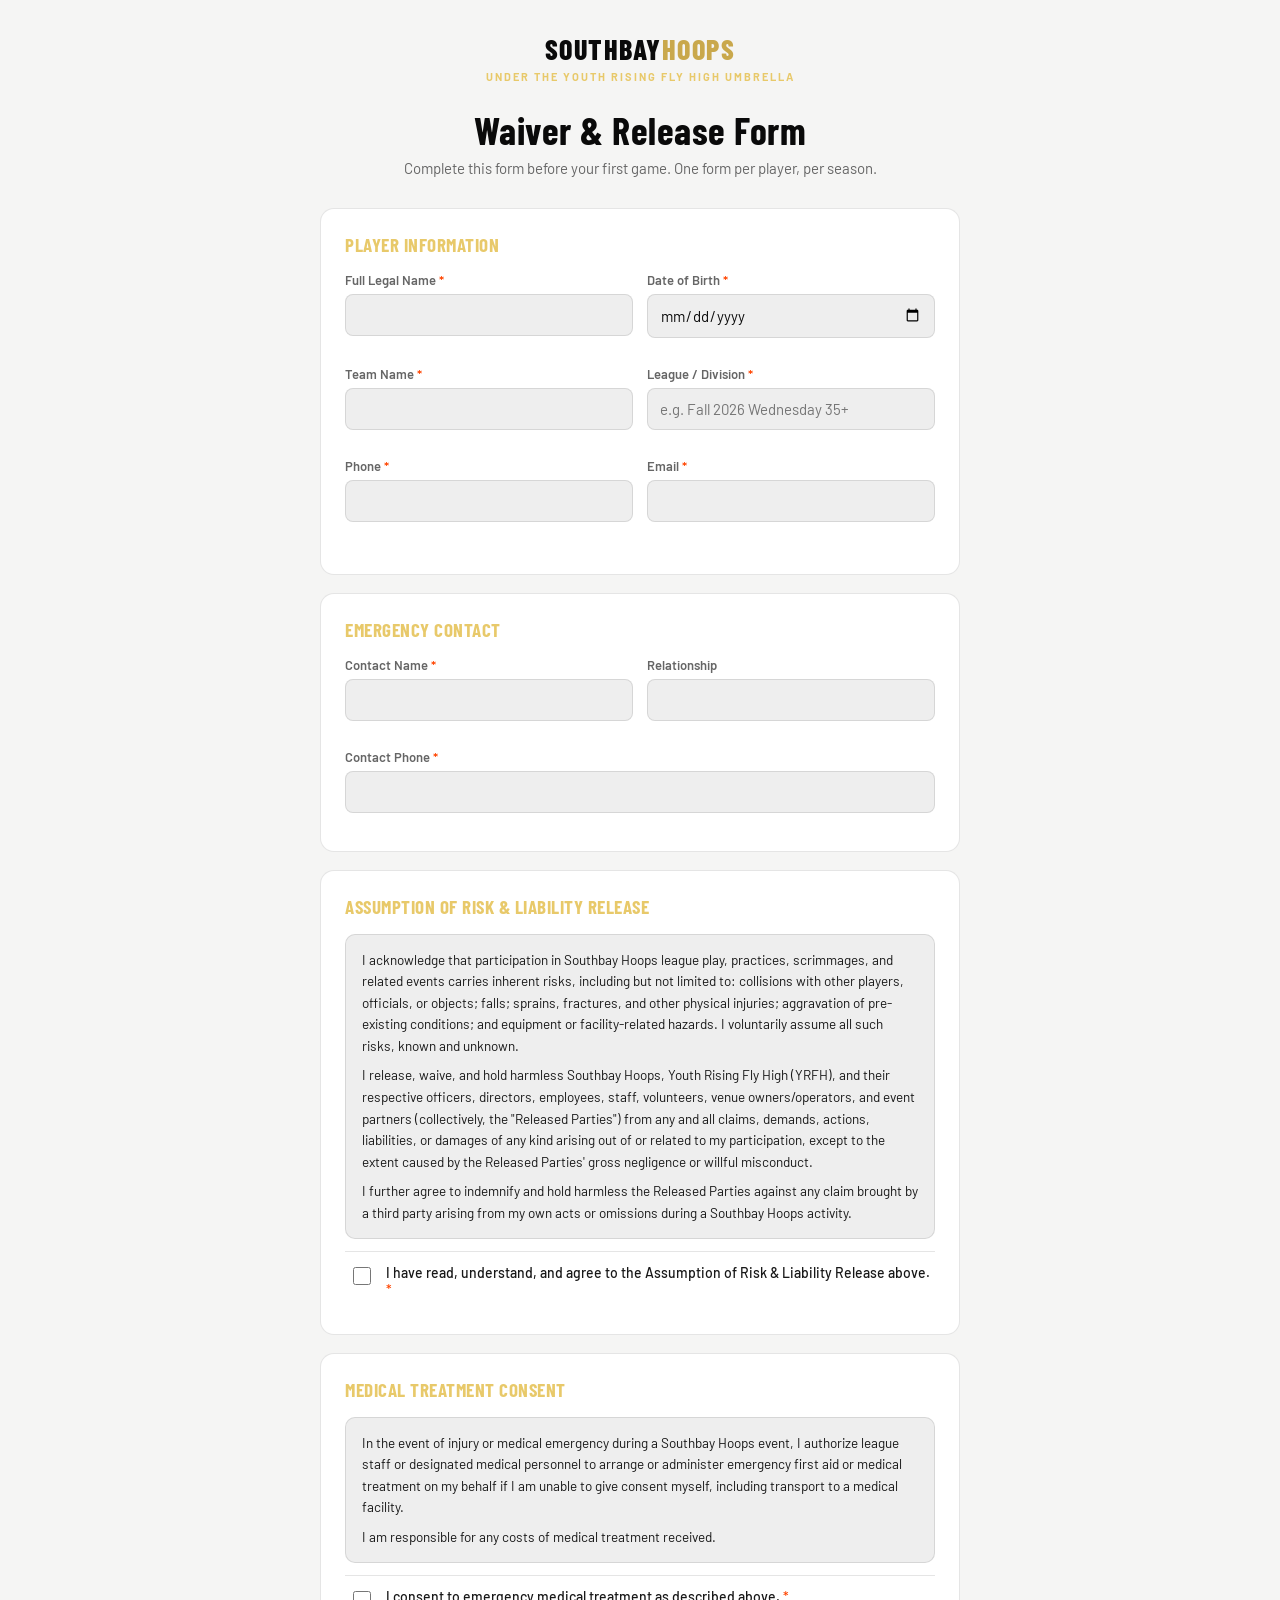
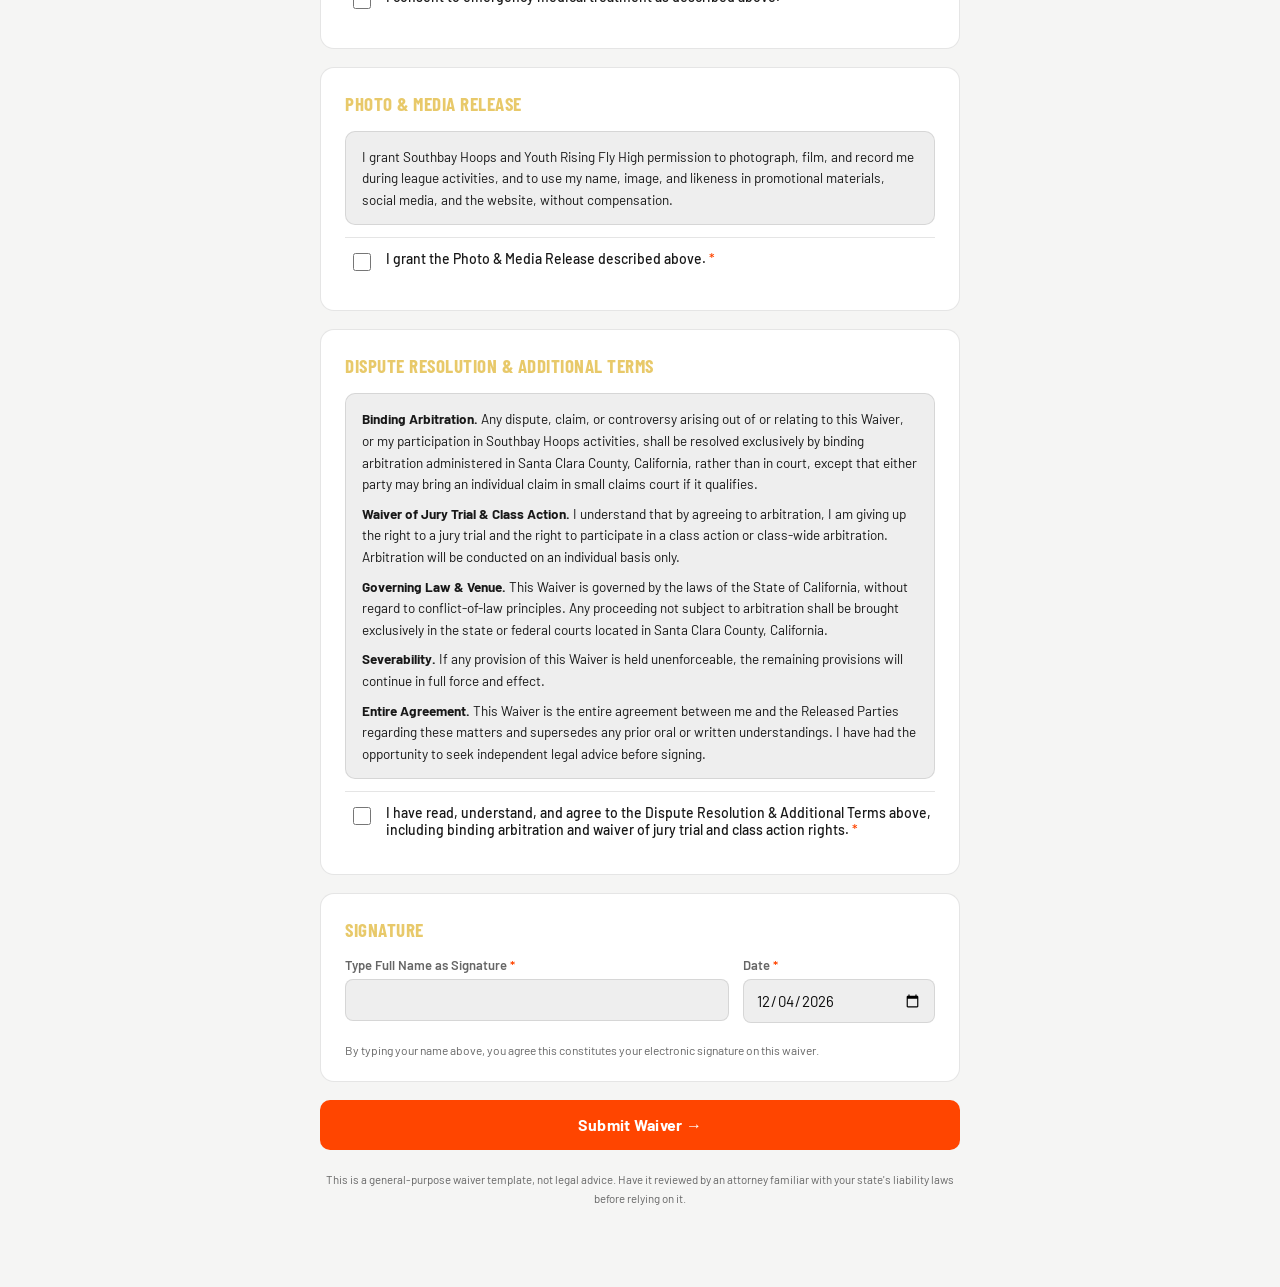
<file: waiver_index.html>
<!DOCTYPE html>
<html lang="en">
<head>
<meta charset="UTF-8">
<meta name="viewport" content="width=device-width, initial-scale=1.0">
<link rel="icon" type="image/png" sizes="32x32" href="[data-uri]">
<link rel="icon" type="image/png" sizes="64x64" href="[data-uri]">
<link rel="apple-touch-icon" sizes="180x180" href="[data-uri]">
<title>Southbay Hoops — Waiver & Release Form</title>
<link rel="preconnect" href="https://fonts.googleapis.com">
<link rel="preconnect" href="https://fonts.gstatic.com" crossorigin>
<link href="https://fonts.googleapis.com/css2?family=Barlow:wght@400;500;600;700;800&family=Barlow+Condensed:wght@600;700&display=swap" rel="stylesheet">
<style>
  :root{
    --orange:#FF4500;
    --orange2:#cc3700;
    --gold:#C9A84C;
    --gold2:#E8C96A;
    --dark:#0a0a0a;
    --dark2:#111;
    --dark3:#161616;
    --dark4:#1e1e1e;
    --muted:#8a8a8a;
    --light:#f0f0f0;
    --white:#fff;
    --green:#22c55e;
    --red:#ef4444;
    --border: rgba(255,255,255,0.08);
  }
  :root:not([data-theme="light"]){
    color-scheme: dark;
  }
  :root[data-theme="light"]{
    --dark:#f5f5f4; --dark2:#fff; --dark3:#fff; --dark4:#eee;
    --light:#181818; --white:#0a0a0a; --border: rgba(0,0,0,0.1); --muted:#666;
    color-scheme: light;
  }
  @media (prefers-color-scheme: light){
    :root:not([data-theme="dark"]){
      --dark:#f5f5f4; --dark2:#fff; --dark3:#fff; --dark4:#eee;
      --light:#181818; --white:#0a0a0a; --border: rgba(0,0,0,0.1); --muted:#666;
      color-scheme: light;
    }
  }
  *{box-sizing:border-box;}
  body{
    margin:0; background:var(--dark); color:var(--light);
    font-family:'Barlow', sans-serif; min-height:100vh;
    padding: 32px 16px 80px;
  }
  .wrap{max-width:640px; margin:0 auto;}
  .brand{text-align:center; margin-bottom:24px;}
  .brand .logo{font-family:'Barlow Condensed',sans-serif; font-size:28px; font-weight:800; letter-spacing:1.5px; color:var(--white);}
  .brand .logo span{color:var(--gold);}
  .brand .eyebrow{font-size:11px; font-weight:700; letter-spacing:2px; text-transform:uppercase; color:var(--gold2); margin-top:4px;}
  h1{
    font-family:'Barlow Condensed',sans-serif; font-size: clamp(28px,6vw,38px); font-weight:700;
    letter-spacing:0.5px; margin: 8px 0 4px; color:var(--white); text-align:center;
  }
  .sub{color:var(--muted); text-align:center; font-size:15px; margin-bottom:28px; line-height:1.5;}
  .card{
    background:var(--dark3); border:1px solid var(--border); border-radius:14px;
    padding:24px; margin-bottom:18px;
  }
  .card h2{
    font-family:'Barlow Condensed',sans-serif; font-size:19px; letter-spacing:0.5px;
    color:var(--gold2); margin:0 0 16px; text-transform:uppercase; font-weight:700;
    display:flex; align-items:center; gap:8px;
  }
  .row{display:grid; grid-template-columns:1fr 1fr; gap:14px; margin-bottom:14px;}
  @media (max-width:520px){ .row{grid-template-columns:1fr;} }
  label{display:block; font-size:13px; font-weight:600; color:var(--muted); margin-bottom:6px;}
  input[type=text], input[type=email], input[type=tel], input[type=date], select{
    width:100%; padding:11px 12px; border-radius:8px; border:1px solid var(--border);
    background:var(--dark4); color:var(--white); font-family:inherit; font-size:15px;
  }
  input:focus, select:focus{outline:none; border-color:var(--gold);}
  .field{margin-bottom:14px;}
  .clause{
    background:var(--dark4); border:1px solid var(--border); border-radius:10px;
    padding:14px 16px; font-size:13.5px; line-height:1.6; color:var(--light); margin-bottom:12px;
  }
  .clause p{margin:0 0 8px;}
  .clause p:last-child{margin-bottom:0;}
  .check-row{
    display:flex; gap:12px; align-items:flex-start; padding:12px 4px;
    border-top:1px solid var(--border);
  }
  .check-row input{margin-top:3px; width:18px; height:18px; accent-color:var(--orange); flex-shrink:0;}
  .check-row label{font-size:14px; font-weight:500; color:var(--light); margin:0; cursor:pointer;}
  .sig-row{display:grid; grid-template-columns:2fr 1fr; gap:14px;}
  @media (max-width:520px){ .sig-row{grid-template-columns:1fr;} }
  .sig-note{font-size:12px; color:var(--muted); margin-top:6px;}
  .err{color:var(--red); font-size:13px; margin-top:6px; display:none;}
  .btn{
    width:100%; padding:15px; border-radius:10px; border:none; cursor:pointer;
    font-family:inherit; font-size:16px; font-weight:700; letter-spacing:0.3px;
    background:var(--orange); color:#fff; transition:background .15s, transform .1s;
  }
  .btn:hover{background:var(--orange2);}
  .btn:active{transform:translateY(1px);}
  .btn-secondary{
    width:100%; padding:13px; border-radius:10px; border:1px solid var(--border);
    background:transparent; color:var(--light); font-family:inherit; font-size:14.5px;
    font-weight:600; cursor:pointer; margin-top:10px;
  }
  .btn-secondary:hover{background:var(--dark4);}
  .disclaimer{font-size:11.5px; color:var(--muted); text-align:center; margin-top:20px; line-height:1.6;}
  #confirmScreen{display:none;}
  .confirm-icon{
    width:56px; height:56px; border-radius:50%; background:rgba(34,197,94,0.12);
    display:flex; align-items:center; justify-content:center; margin:0 auto 16px;
    color:var(--green); font-size:28px;
  }
  .summary-box{
    background:var(--dark4); border:1px solid var(--border); border-radius:10px;
    padding:16px; font-size:13px; line-height:1.7; white-space:pre-wrap; color:var(--light);
    max-height:360px; overflow-y:auto; font-family: ui-monospace, Menlo, monospace;
  }
  .required{color:var(--orange);}
</style>
</head>
<body>
<div class="wrap">

  <div id="formScreen">
    <div class="brand">
      <div class="logo">SOUTHBAY<span>HOOPS</span></div>
      <div class="eyebrow">Under the Youth Rising Fly High umbrella</div>
    </div>
    <h1>Waiver &amp; Release Form</h1>
    <div class="sub">Complete this form before your first game. One form per player, per season.</div>

    <form id="waiverForm" novalidate>

      <div class="card">
        <h2>Player Information</h2>
        <div class="row">
          <div class="field">
            <label>Full Legal Name <span class="required">*</span></label>
            <input type="text" id="playerName" required>
          </div>
          <div class="field">
            <label>Date of Birth <span class="required">*</span></label>
            <input type="date" id="dob" required>
          </div>
        </div>
        <div class="row">
          <div class="field">
            <label>Team Name <span class="required">*</span></label>
            <input type="text" id="teamName" required>
          </div>
          <div class="field">
            <label>League / Division <span class="required">*</span></label>
            <input type="text" id="division" placeholder="e.g. Fall 2026 Wednesday 35+" required>
          </div>
        </div>
        <div class="row">
          <div class="field">
            <label>Phone <span class="required">*</span></label>
            <input type="tel" id="phone" required>
          </div>
          <div class="field">
            <label>Email <span class="required">*</span></label>
            <input type="email" id="email" required>
          </div>
        </div>
      </div>

      <div class="card">
        <h2>Emergency Contact</h2>
        <div class="row">
          <div class="field">
            <label>Contact Name <span class="required">*</span></label>
            <input type="text" id="ecName" required>
          </div>
          <div class="field">
            <label>Relationship</label>
            <input type="text" id="ecRelation">
          </div>
        </div>
        <div class="field">
          <label>Contact Phone <span class="required">*</span></label>
          <input type="tel" id="ecPhone" required>
        </div>
      </div>

      <div class="card">
        <h2>Assumption of Risk &amp; Liability Release</h2>
        <div class="clause">
          <p>I acknowledge that participation in Southbay Hoops league play, practices, scrimmages, and related events carries inherent risks, including but not limited to: collisions with other players, officials, or objects; falls; sprains, fractures, and other physical injuries; aggravation of pre-existing conditions; and equipment or facility-related hazards. I voluntarily assume all such risks, known and unknown.</p>
          <p>I release, waive, and hold harmless Southbay Hoops, Youth Rising Fly High (YRFH), and their respective officers, directors, employees, staff, volunteers, venue owners/operators, and event partners (collectively, the "Released Parties") from any and all claims, demands, actions, liabilities, or damages of any kind arising out of or related to my participation, except to the extent caused by the Released Parties' gross negligence or willful misconduct.</p>
          <p>I further agree to indemnify and hold harmless the Released Parties against any claim brought by a third party arising from my own acts or omissions during a Southbay Hoops activity.</p>
        </div>
        <div class="check-row">
          <input type="checkbox" id="agreeLiability" required>
          <label for="agreeLiability">I have read, understand, and agree to the Assumption of Risk &amp; Liability Release above. <span class="required">*</span></label>
        </div>
      </div>

      <div class="card">
        <h2>Medical Treatment Consent</h2>
        <div class="clause">
          <p>In the event of injury or medical emergency during a Southbay Hoops event, I authorize league staff or designated medical personnel to arrange or administer emergency first aid or medical treatment on my behalf if I am unable to give consent myself, including transport to a medical facility.</p>
          <p>I am responsible for any costs of medical treatment received.</p>
        </div>
        <div class="check-row">
          <input type="checkbox" id="agreeMedical" required>
          <label for="agreeMedical">I consent to emergency medical treatment as described above. <span class="required">*</span></label>
        </div>
      </div>

      <div class="card">
        <h2>Photo &amp; Media Release</h2>
        <div class="clause">
          <p>I grant Southbay Hoops and Youth Rising Fly High permission to photograph, film, and record me during league activities, and to use my name, image, and likeness in promotional materials, social media, and the website, without compensation.</p>
        </div>
        <div class="check-row">
          <input type="checkbox" id="agreePhoto" required>
          <label for="agreePhoto">I grant the Photo &amp; Media Release described above. <span class="required">*</span></label>
        </div>
      </div>

      <div class="card">
        <h2>Dispute Resolution &amp; Additional Terms</h2>
        <div class="clause">
          <p><strong>Binding Arbitration.</strong> Any dispute, claim, or controversy arising out of or relating to this Waiver, or my participation in Southbay Hoops activities, shall be resolved exclusively by binding arbitration administered in Santa Clara County, California, rather than in court, except that either party may bring an individual claim in small claims court if it qualifies.</p>
          <p><strong>Waiver of Jury Trial &amp; Class Action.</strong> I understand that by agreeing to arbitration, I am giving up the right to a jury trial and the right to participate in a class action or class-wide arbitration. Arbitration will be conducted on an individual basis only.</p>
          <p><strong>Governing Law &amp; Venue.</strong> This Waiver is governed by the laws of the State of California, without regard to conflict-of-law principles. Any proceeding not subject to arbitration shall be brought exclusively in the state or federal courts located in Santa Clara County, California.</p>
          <p><strong>Severability.</strong> If any provision of this Waiver is held unenforceable, the remaining provisions will continue in full force and effect.</p>
          <p><strong>Entire Agreement.</strong> This Waiver is the entire agreement between me and the Released Parties regarding these matters and supersedes any prior oral or written understandings. I have had the opportunity to seek independent legal advice before signing.</p>
        </div>
        <div class="check-row">
          <input type="checkbox" id="agreeArbitration" required>
          <label for="agreeArbitration">I have read, understand, and agree to the Dispute Resolution &amp; Additional Terms above, including binding arbitration and waiver of jury trial and class action rights. <span class="required">*</span></label>
        </div>
      </div>

      <div class="card">
        <h2>Signature</h2>
        <div class="sig-row">
          <div class="field">
            <label>Type Full Name as Signature <span class="required">*</span></label>
            <input type="text" id="signature" required>
          </div>
          <div class="field">
            <label>Date <span class="required">*</span></label>
            <input type="date" id="sigDate" required>
          </div>
        </div>
        <div class="sig-note">By typing your name above, you agree this constitutes your electronic signature on this waiver.</div>
      </div>

      <div class="err" id="formErr">Please fill in every required field and check all three agreements above.</div>
      <button type="submit" class="btn">Submit Waiver →</button>
      <div class="disclaimer">This is a general-purpose waiver template, not legal advice. Have it reviewed by an attorney familiar with your state's liability laws before relying on it.</div>
    </form>
  </div>

  <div id="confirmScreen">
    <div class="card" style="text-align:center;">
      <div class="confirm-icon">✓</div>
      <h1 style="margin-top:0;">Waiver Complete</h1>
      <div class="sub" style="margin-bottom:20px;">Send this to Southbay Hoops using one of the options below, and keep a copy for yourself.</div>
      <button class="btn" id="emailBtn">Email Waiver to Southbay Hoops</button>
      <button class="btn-secondary" id="downloadBtn">Download a Copy (.txt)</button>
      <button class="btn-secondary" id="printBtn">Print / Save as PDF</button>
      <button class="btn-secondary" id="anotherBtn">Submit Another Waiver</button>
    </div>
    <div class="card">
      <h2>Summary</h2>
      <div class="summary-box" id="summaryBox"></div>
    </div>
  </div>

</div>

<script>
const ADMIN_EMAIL = "info@southbayhoops.org"; // TODO: replace with the email you want submissions sent to

// Google Form receiver (hidden from players) — every submission also lands as a row in the linked Sheet
const GOOGLE_FORM_ACTION = "https://docs.google.com/forms/d/e/1FAIpQLSeBmNWYI30tXBi37eBQEbhXC4hOPHlU8PvaZ6Nzv-GHTF9tPA/formResponse";
const GOOGLE_ENTRY = {
  playerName: "entry.733714738",
  dob: "entry.1659195709",
  teamName: "entry.1816929547",
  division: "entry.291665882",
  phone: "entry.1169606201",
  email: "entry.1450815599",
  ecName: "entry.167495578",
  ecRelation: "entry.683659024",
  ecPhone: "entry.491889447",
  agreeLiability: "entry.140976461",
  agreeMedical: "entry.126656072",
  agreePhoto: "entry.1070502424",
  agreeArbitration: "entry.1995951565",
  signature: "entry.418608948",
  sigDate: "entry.4246633"
};

function submitToGoogleForm(data){
  const body = new URLSearchParams();
  body.append(GOOGLE_ENTRY.playerName, data.playerName);
  body.append(GOOGLE_ENTRY.dob, data.dob);
  body.append(GOOGLE_ENTRY.teamName, data.teamName);
  body.append(GOOGLE_ENTRY.division, data.division);
  body.append(GOOGLE_ENTRY.phone, data.phone);
  body.append(GOOGLE_ENTRY.email, data.email);
  body.append(GOOGLE_ENTRY.ecName, data.ecName);
  body.append(GOOGLE_ENTRY.ecRelation, data.ecRelation);
  body.append(GOOGLE_ENTRY.ecPhone, data.ecPhone);
  body.append(GOOGLE_ENTRY.agreeLiability, "Agreed");
  body.append(GOOGLE_ENTRY.agreeMedical, "Agreed");
  body.append(GOOGLE_ENTRY.agreePhoto, "Agreed");
  body.append(GOOGLE_ENTRY.agreeArbitration, "Agreed");
  body.append(GOOGLE_ENTRY.signature, data.signature);
  body.append(GOOGLE_ENTRY.sigDate, data.sigDate);
  // emailAddress is Google's own reserved field name if "Collect email addresses" is still on
  body.append("emailAddress", data.email);

  // no-cors: we can't read the response, but the submission still goes through
  fetch(GOOGLE_FORM_ACTION, { method: "POST", mode: "no-cors", body: body })
    .catch(() => { /* fail silently — player experience is unaffected either way */ });
}

const form = document.getElementById('waiverForm');
const formScreen = document.getElementById('formScreen');
const confirmScreen = document.getElementById('confirmScreen');
const summaryBox = document.getElementById('summaryBox');
const formErr = document.getElementById('formErr');

document.getElementById('sigDate').valueAsDate = new Date();

let lastSummary = "";
let lastFilename = "waiver";

form.addEventListener('submit', function(e){
  e.preventDefault();
  const required = form.querySelectorAll('[required]');
  let allValid = true;
  required.forEach(el => {
    if (el.type === 'checkbox' ? !el.checked : !el.value.trim()) allValid = false;
  });
  if (!allValid){
    formErr.style.display = 'block';
    formErr.scrollIntoView({behavior:'smooth', block:'center'});
    return;
  }
  formErr.style.display = 'none';

  const val = id => document.getElementById(id).value.trim();
  const fmtDate = d => { if(!d) return ""; const [y,m,day] = d.split('-'); return `${m}/${day}/${y}`; };

  const data = {
    playerName: val('playerName'),
    dob: fmtDate(val('dob')),
    teamName: val('teamName'),
    division: val('division'),
    phone: val('phone'),
    email: val('email'),
    ecName: val('ecName'),
    ecRelation: val('ecRelation') || "—",
    ecPhone: val('ecPhone'),
    signature: val('signature'),
    sigDate: fmtDate(val('sigDate'))
  };

  lastSummary =
`SOUTHBAY HOOPS — WAIVER & RELEASE FORM
========================================

PLAYER INFORMATION
Name: ${data.playerName}
Date of Birth: ${data.dob}
Team: ${data.teamName}
Division: ${data.division}
Phone: ${data.phone}
Email: ${data.email}

EMERGENCY CONTACT
Name: ${data.ecName}
Relationship: ${data.ecRelation}
Phone: ${data.ecPhone}

AGREEMENTS
[x] Assumption of Risk & Liability Release — agreed
[x] Medical Treatment Consent — agreed
[x] Photo & Media Release — agreed
[x] Dispute Resolution & Additional Terms (incl. binding arbitration, jury trial & class action waiver) — agreed

SIGNATURE
Signed: ${data.signature}
Date: ${data.sigDate}
`;

  lastFilename = `waiver_${data.playerName.replace(/\s+/g,'_')}_${val('sigDate')}`;

  submitToGoogleForm(data);

  summaryBox.textContent = lastSummary;
  formScreen.style.display = 'none';
  confirmScreen.style.display = 'block';
  window.scrollTo({top:0, behavior:'smooth'});
});

document.getElementById('emailBtn').addEventListener('click', function(){
  const subject = encodeURIComponent("Waiver Submission — " + (document.getElementById('playerName').value.trim() || "Player"));
  const body = encodeURIComponent(lastSummary);
  window.location.href = `mailto:${ADMIN_EMAIL}?subject=${subject}&body=${body}`;
});

document.getElementById('downloadBtn').addEventListener('click', function(){
  const blob = new Blob([lastSummary], {type:'text/plain'});
  const url = URL.createObjectURL(blob);
  const a = document.createElement('a');
  a.href = url; a.download = lastFilename + '.txt';
  document.body.appendChild(a); a.click(); document.body.removeChild(a);
  URL.revokeObjectURL(url);
});

document.getElementById('printBtn').addEventListener('click', function(){
  window.print();
});

document.getElementById('anotherBtn').addEventListener('click', function(){
  form.reset();
  document.getElementById('sigDate').valueAsDate = new Date();
  confirmScreen.style.display = 'none';
  formScreen.style.display = 'block';
  window.scrollTo({top:0, behavior:'smooth'});
});
</script>
</body>
</html>
</file>
